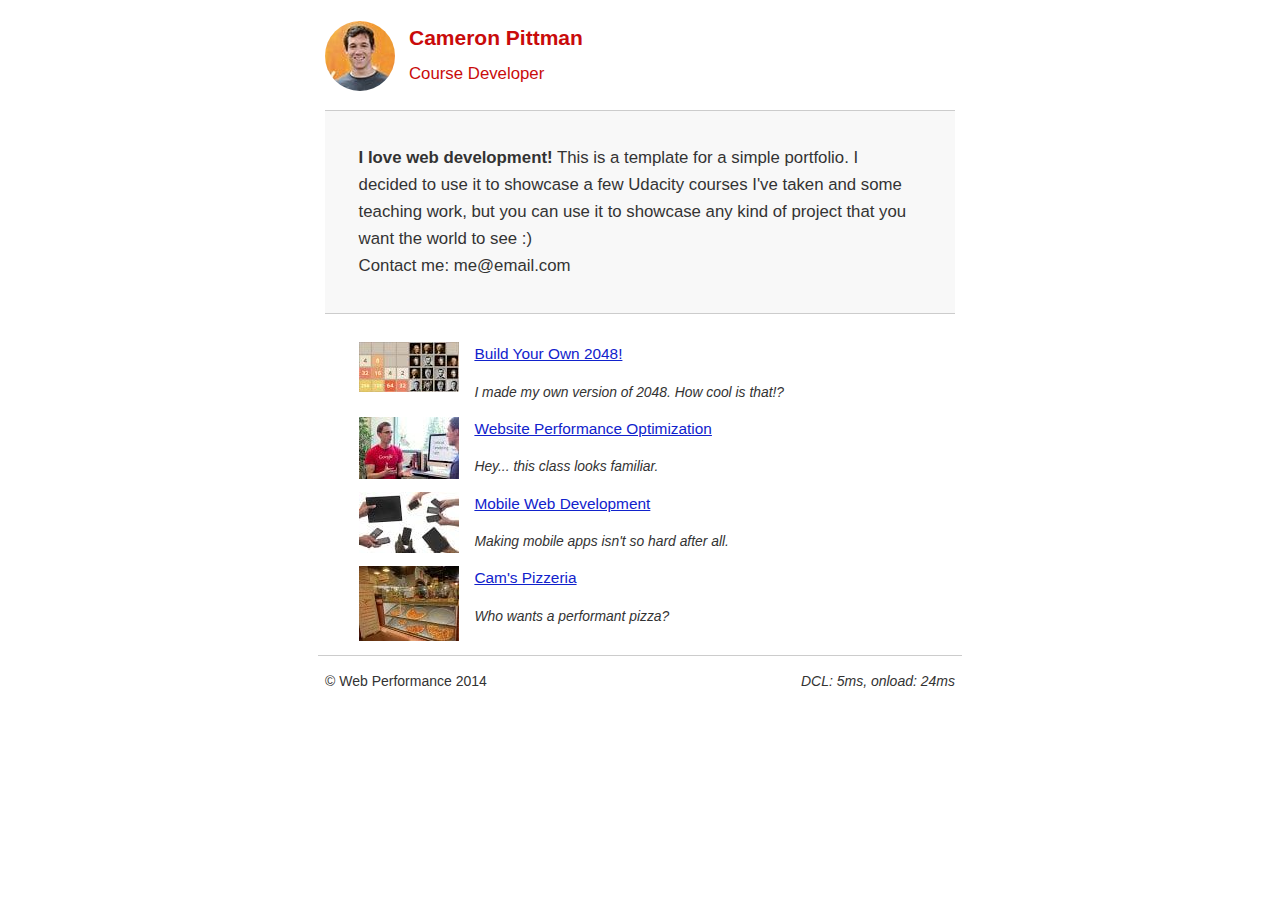
<file: index.html>
<!DOCTYPE html>
<html lang="en">
  <head>
    <meta charset="utf-8">
    <meta name="viewport" content="width=device-width, initial-scale=1">
    <meta name="description" content=" FILL ME IN ">
    <meta name="author" content=" FILL ME IN ">
    <title>Cameron Pittman: Portfolio</title>

    <!-- <link href="css/style.css" rel="stylesheet"> -->
    <link href="css/print.css" rel="stylesheet" media = "print">

    <script>
      (function(w,g){w['GoogleAnalyticsObject']=g;
      w[g]=w[g]||function(){(w[g].q=w[g].q||[]).push(arguments)};w[g].l=1*new Date();})(window,'ga');

      // Optional TODO: replace with your Google Analytics profile ID.
      ga('create', 'UA-XXXX-Y');
      ga('send', 'pageview');
    </script>
    <script async src="http://www.google-analytics.com/analytics.js"></script>
    <script async src="js/perfmatters.js"></script>
    <style>
      .hero,footer{border-top:1px solid #ccc}.desc,footer span{font-style:italic}html{font-size:100%;overflow-y:scroll;-webkit-tap-highlight-color:transparent;-ms-text-size-adjust:100%;-webkit-text-size-adjust:none}body{margin:0;font-size:14px;line-height:1.61;font-weight:400;background:#fff}.title,b,strong{font-weight:700}body,button,input,select,textarea{font-family:'Open Sans',sans-serif;color:#333}a{color:#12C}a:visited{color:#61C}a:focus{outline:dotted thin}a:active,a:hover{color:#c00;outline:0}code,pre{font-family:monospace,monospace;font-size:1em}ol,ul{margin:1em 0;padding:0 0 0 20px}img{border:0;max-width:100%}.container,footer,header{max-width:45em;margin:0 auto}header{padding:0 .5em;color:#C90B0B}.prof{border-radius:40px;float:left}.title{font-size:1.5em;padding-left:4em}.subtitle{font-size:.8em;font-weight:400}.hero{padding:2em;background-color:#f8f8f8;font-size:1.2em;border-bottom:1px solid #ccc}.content{padding:1em}.content li{list-style-type:none;font-size:1.1em}.thumbnail{float:left;padding-right:1em}.desc{font-size:.9em}footer{padding:0 .5em}footer span{float:right}@media only screen and (max-width:480px){body{font-size:12px}header p{padding-left:4.5em}}
    </style>



  </head>

  <body>
    <header>
      <a href="/"><img class="prof" src="img/profilepic.jpg"></a>
      <p class = "title">Cameron Pittman<br><span class = "subtitle">Course Developer</span></p>
    </header>

    <div class="container">
      <div class="hero">
        <strong>I love web development!</strong> This is a template for a simple portfolio. I decided to use it to showcase a few Udacity courses I've taken and some teaching work, but you can use it to showcase any kind of project that you want the world to see :) <br> Contact me: me@email.com
      </div>

      <div class="content">
        <ul>
          <li>
            <img class = "thumbnail" src="img/2048thumbnail.jpg">
            <a href="project-2048.html">Build Your Own 2048!</a>
            <p class="desc">I made my own version of 2048. How cool is that!?</p>
          </li>

          <li>
            <img class = "thumbnail" src="img/optimize.jpg">
            <a href="project-webperf.html">Website Performance Optimization</a>
            <p class="desc">Hey... this class looks familiar.</p>
          </li>

          <li>
            <img class = "thumbnail" src="img/webdevel.jpg">
            <a href="project-mobile.html">Mobile Web Development</a>
            <p class="desc">Making mobile apps isn't so hard after all.</p>
          </li>

          <li>
            <img class = "thumbnail" style="width: 100px;" src="img/pizzeria.jpg">
            <a href="views/pizza.html">Cam's Pizzeria</a>
            <p class="desc">Who wants a performant pizza?</p>
          </li>
        </ul>
      </div>
    </div>
    <footer>
      <p>&copy; Web Performance 2014 <span id="crp-stats"></span></p>
    </footer>


  </body>
</html>
</file>
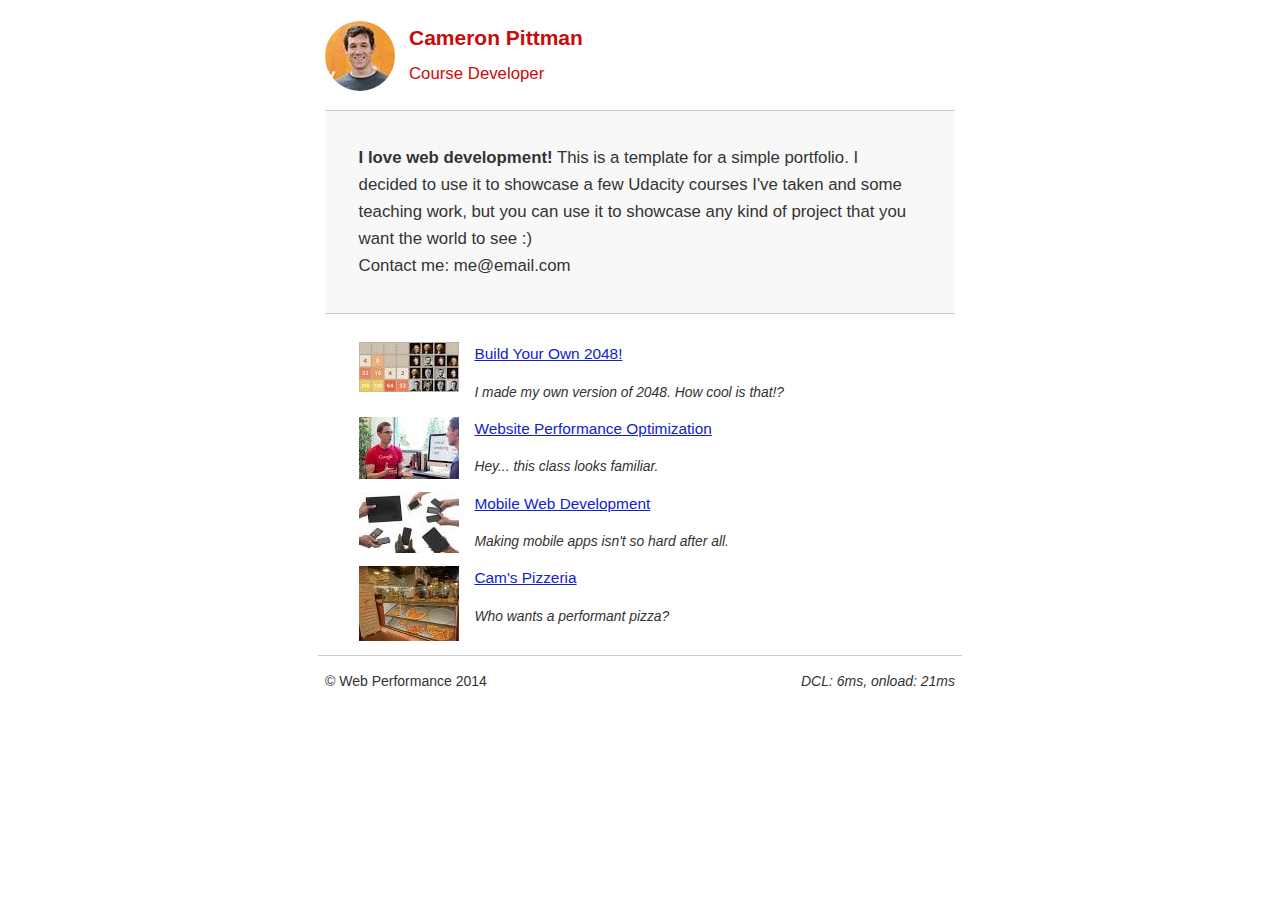
<file: index.min.html>
<!DOCTYPE html><html lang="en"> <head> <meta charset="utf-8"> <meta name="viewport" content="width=device-width, initial-scale=1"> <meta name="description" content=" FILL ME IN "> <meta name="author" content=" FILL ME IN "> <title>Cameron Pittman: Portfolio</title> <link href="css/print.css" rel="stylesheet" media="print"> <script>(function(w,g){w['GoogleAnalyticsObject']=g; w[g]=w[g]||function(){(w[g].q=w[g].q||[]).push(arguments)};w[g].l=1*new Date();})(window,'ga'); // Optional TODO: replace with your Google Analytics profile ID. ga('create', 'UA-XXXX-Y'); ga('send', 'pageview'); </script> <script async src="http://www.google-analytics.com/analytics.js"></script> <script async src="js/perfmatters.js"></script> <style>.hero,footer{border-top:1px solid #ccc}.desc,footer span{font-style:italic}html{font-size:100%;overflow-y:scroll;-webkit-tap-highlight-color:transparent;-ms-text-size-adjust:100%;-webkit-text-size-adjust:none}body{margin:0;font-size:14px;line-height:1.61;font-weight:400;background:#fff}.title,b,strong{font-weight:700}body,button,input,select,textarea{font-family:'Open Sans',sans-serif;color:#333}a{color:#12C}a:visited{color:#61C}a:focus{outline:dotted thin}a:active,a:hover{color:#c00;outline:0}code,pre{font-family:monospace,monospace;font-size:1em}ol,ul{margin:1em 0;padding:0 0 0 20px}img{border:0;max-width:100%}.container,footer,header{max-width:45em;margin:0 auto}header{padding:0 .5em;color:#C90B0B}.prof{border-radius:40px;float:left}.title{font-size:1.5em;padding-left:4em}.subtitle{font-size:.8em;font-weight:400}.hero{padding:2em;background-color:#f8f8f8;font-size:1.2em;border-bottom:1px solid #ccc}.content{padding:1em}.content li{list-style-type:none;font-size:1.1em}.thumbnail{float:left;padding-right:1em}.desc{font-size:.9em}footer{padding:0 .5em}footer span{float:right}@media only screen and (max-width:480px){body{font-size:12px}header p{padding-left:4.5em}}</style> </head> <body> <header> <a href="/"><img class="prof" src="img/profilepic.jpg"></a> <p class="title">Cameron Pittman<br><span class="subtitle">Course Developer</span></p></header> <div class="container"> <div class="hero"> <strong>I love web development!</strong> This is a template for a simple portfolio. I decided to use it to showcase a few Udacity courses I've taken and some teaching work, but you can use it to showcase any kind of project that you want the world to see :) <br>Contact me: me@email.com </div><div class="content"> <ul> <li> <img class="thumbnail" src="img/2048thumbnail.jpg"> <a href="project-2048.html">Build Your Own 2048!</a> <p class="desc">I made my own version of 2048. How cool is that!?</p></li><li> <img class="thumbnail" src="img/optimize.jpg"> <a href="project-webperf.html">Website Performance Optimization</a> <p class="desc">Hey... this class looks familiar.</p></li><li> <img class="thumbnail" src="img/webdevel.jpg"> <a href="project-mobile.html">Mobile Web Development</a> <p class="desc">Making mobile apps isn't so hard after all.</p></li><li> <img class="thumbnail" style="width: 100px;" src="img/pizzeria.jpg"> <a href="views/pizza.html">Cam's Pizzeria</a> <p class="desc">Who wants a performant pizza?</p></li></ul> </div></div><footer> <p>&copy; Web Performance 2014 <span id="crp-stats"></span></p></footer> </body></html>
</file>
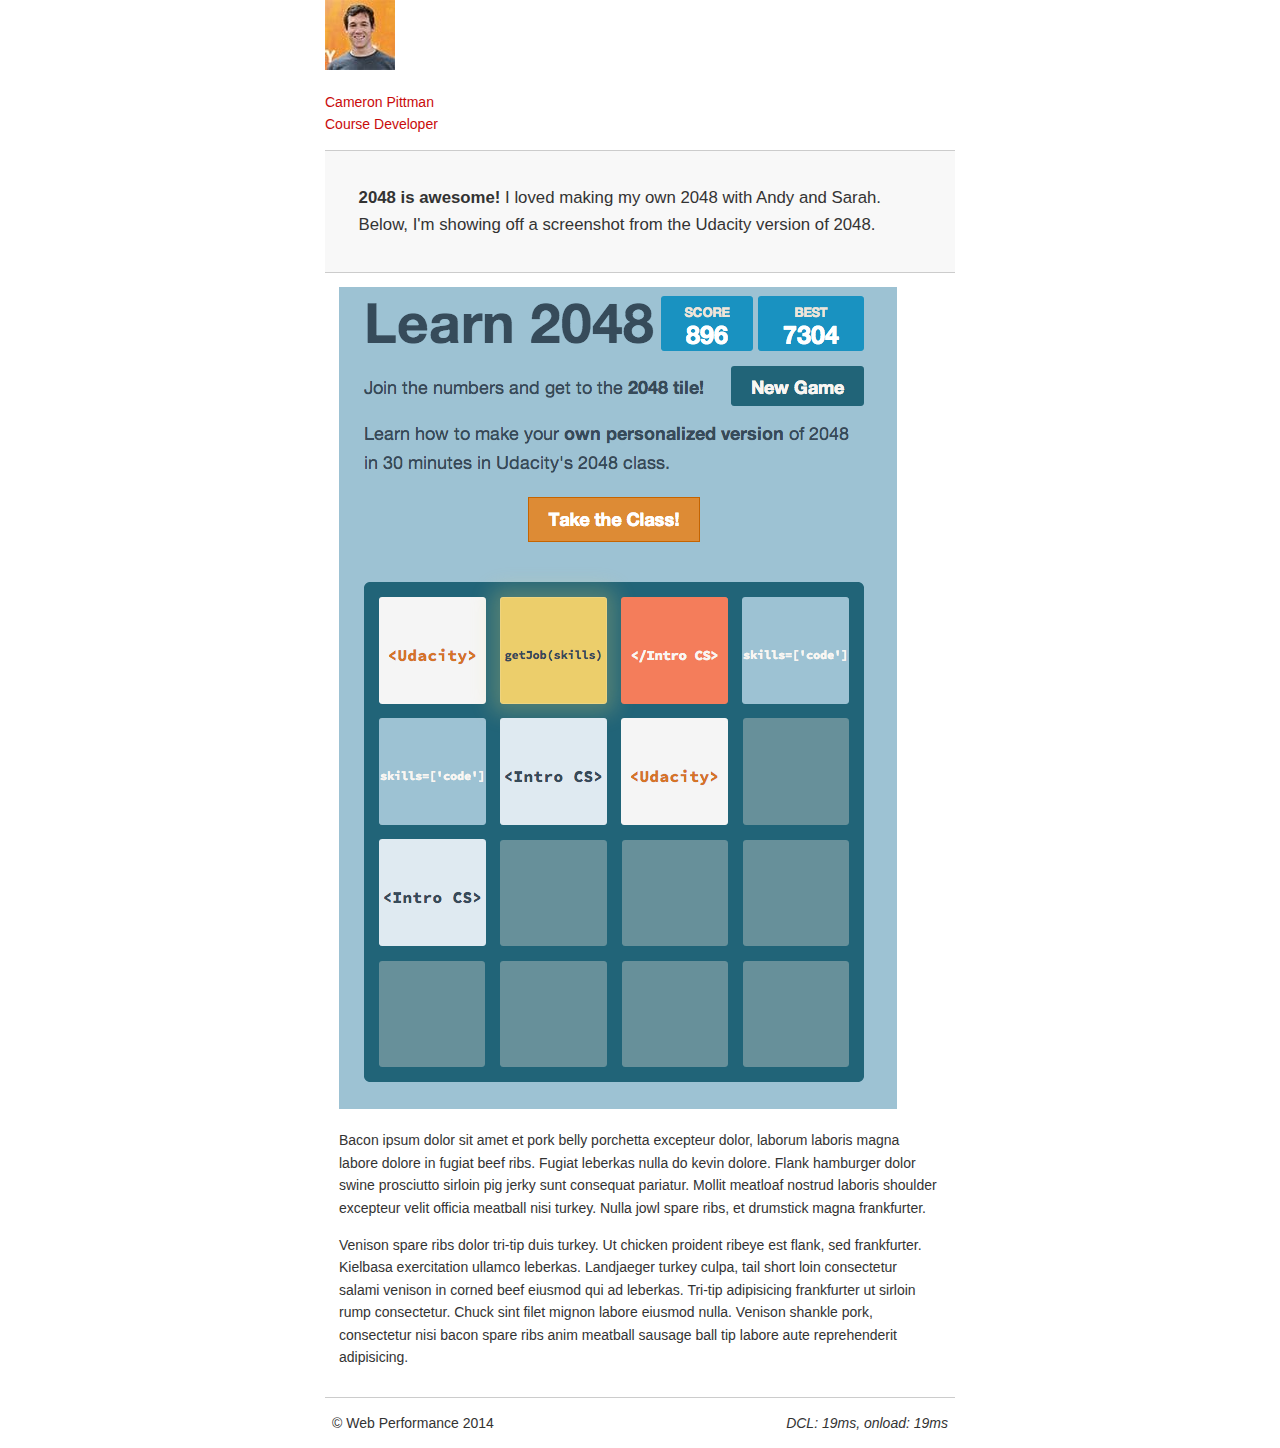
<file: project-2048.html>
<!DOCTYPE html>
<html lang="en">
  <head>
    <meta charset="utf-8">
    <meta name="viewport" content="width=device-width, initial-scale=1">
    <meta name="description" content=" FILL ME IN ">
    <meta name="author" content=" FILL ME IN ">
    <title>Cameron Pittman: Portfolio</title>

    <!-- Hmm, what is the impact of web fonts on speed? Measure it... -->
    <!-- <link href="//fonts.googleapis.com/css?family=Open+Sans:400,700" rel="stylesheet"> -->

    <link href="css/style.css" rel="stylesheet">
    <link href="css/print.css" rel="stylesheet">

    <script>
      (function(w,g){w['GoogleAnalyticsObject']=g;
      w[g]=w[g]||function(){(w[g].q=w[g].q||[]).push(arguments)};w[g].l=1*new Date();})(window,'ga');

      // Optional TODO: replace with your Google Analytics profile ID.
      ga('create', 'UA-XXXX-Y');
      ga('send', 'pageview');
    </script>
    <script src="//www.google-analytics.com/analytics.js"></script>
    <script src="js/perfmatters.js"></script>
  </head>

  <body>
    <header>
      <a href="/"><img src="img/profilepic.jpg"></a>
      <p>Cameron Pittman<br><span>Course Developer</span></p>
    </header>

    <div class="container">
      <div class="hero">
        <strong>2048 is awesome!</strong> I loved making my own 2048 with Andy and Sarah. Below, I'm showing off a screenshot from the Udacity version of 2048.
      </div>

      <div class="content">

        <img class="img-responsive" src="img/2048.png">

        <p>Bacon ipsum dolor sit amet et pork belly porchetta excepteur dolor, laborum laboris magna labore dolore in fugiat beef ribs. Fugiat leberkas nulla do kevin dolore. Flank hamburger dolor swine prosciutto sirloin pig jerky sunt consequat pariatur. Mollit meatloaf nostrud laboris shoulder excepteur velit officia meatball nisi turkey. Nulla jowl spare ribs, et drumstick magna frankfurter.</p>

        <p>Venison spare ribs dolor tri-tip duis turkey. Ut chicken proident ribeye est flank, sed frankfurter. Kielbasa exercitation ullamco leberkas. Landjaeger turkey culpa, tail short loin consectetur salami venison in corned beef eiusmod qui ad leberkas. Tri-tip adipisicing frankfurter ut sirloin rump consectetur. Chuck sint filet mignon labore eiusmod nulla. Venison shankle pork, consectetur nisi bacon spare ribs anim meatball sausage ball tip labore aute reprehenderit adipisicing.</p>

    </div>

    <footer>
      <p>&copy; Web Performance 2014 <span id="crp-stats"></span></p>
    </footer>
  </body>
</html>
</file>
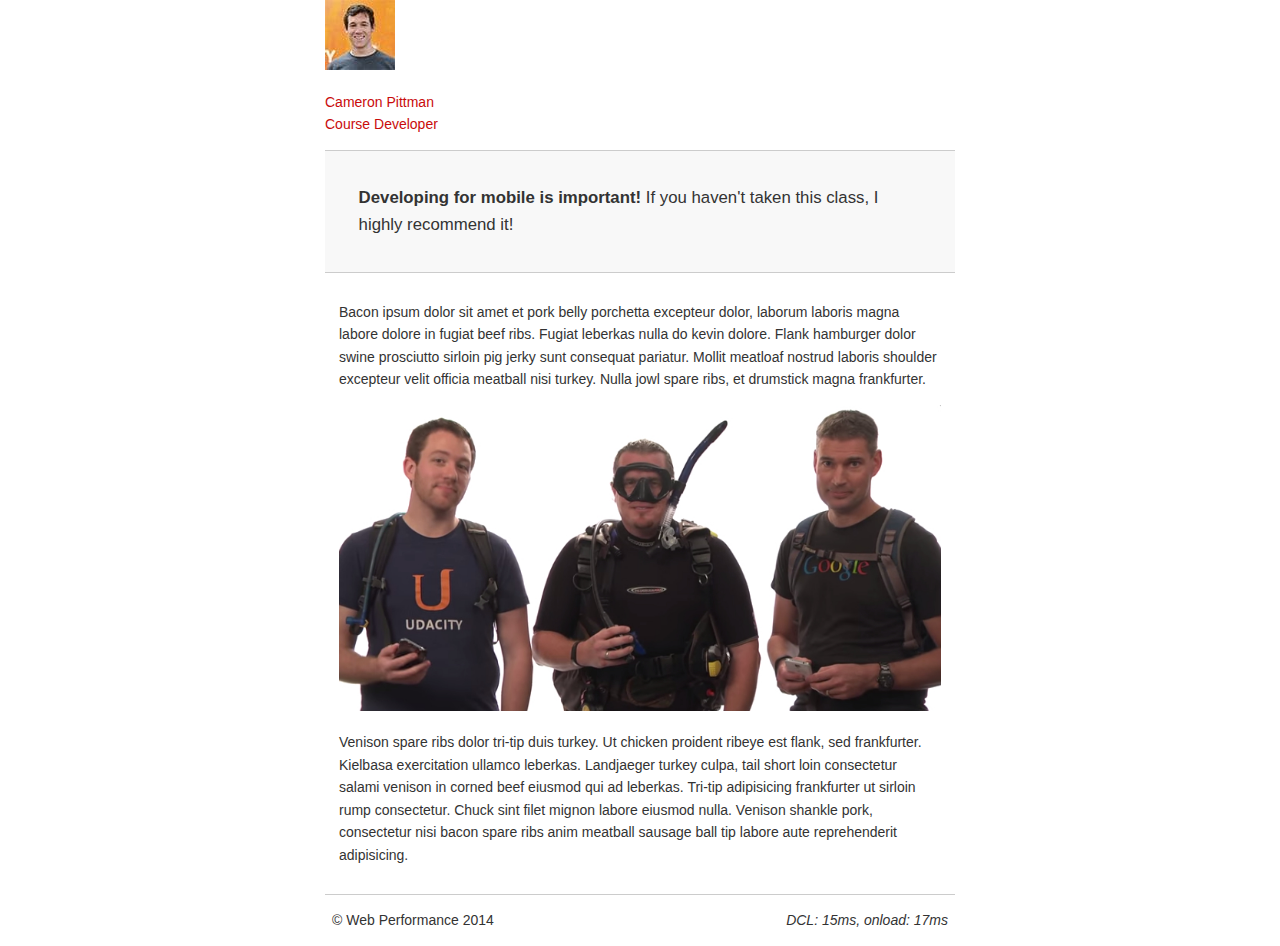
<file: project-mobile.html>
<!DOCTYPE html>
<html lang="en">
  <head>
    <meta charset="utf-8">
    <meta name="viewport" content="width=device-width, initial-scale=1">
    <meta name="description" content=" FILL ME IN ">
    <meta name="author" content=" FILL ME IN ">
    <title>Cameron Pitman: Portfolio</title>

    <!-- Hmm, what is the impact of web fonts on speed? Measure it... -->
    <!-- <link href="//fonts.googleapis.com/css?family=Open+Sans:400,700" rel="stylesheet"> -->

    <link href="css/style.css" rel="stylesheet">
    <link href="css/print.css" rel="stylesheet">

    <script>
      (function(w,g){w['GoogleAnalyticsObject']=g;
      w[g]=w[g]||function(){(w[g].q=w[g].q||[]).push(arguments)};w[g].l=1*new Date();})(window,'ga');

      // Optional TODO: replace with your Google Analytics profile ID.
      ga('create', 'UA-XXXX-Y');
      ga('send', 'pageview');
    </script>
    <script src="http://www.google-analytics.com/analytics.js"></script>
    <script async src="js/perfmatters.js"></script>
  </head>

  <body>
    <header>
      <a href="/"><img src="img/profilepic.jpg"></a>
      <p>Cameron Pittman<br><span>Course Developer</span></p>
    </header>

    <div class="container">
      <div class="hero">
        <strong>Developing for mobile is important!</strong> If you haven't taken this class, I highly recommend it!
      </div>

      <div class="content">

        <p>Bacon ipsum dolor sit amet et pork belly porchetta excepteur dolor, laborum laboris magna labore dolore in fugiat beef ribs. Fugiat leberkas nulla do kevin dolore. Flank hamburger dolor swine prosciutto sirloin pig jerky sunt consequat pariatur. Mollit meatloaf nostrud laboris shoulder excepteur velit officia meatball nisi turkey. Nulla jowl spare ribs, et drumstick magna frankfurter.</p>

        <img src="img/mobilewebdev.jpg">

        <p>Venison spare ribs dolor tri-tip duis turkey. Ut chicken proident ribeye est flank, sed frankfurter. Kielbasa exercitation ullamco leberkas. Landjaeger turkey culpa, tail short loin consectetur salami venison in corned beef eiusmod qui ad leberkas. Tri-tip adipisicing frankfurter ut sirloin rump consectetur. Chuck sint filet mignon labore eiusmod nulla. Venison shankle pork, consectetur nisi bacon spare ribs anim meatball sausage ball tip labore aute reprehenderit adipisicing.</p>

    </div>

    <footer>
      <p>&copy; Web Performance 2014 <span id="crp-stats"></span></p>
    </footer>
  </body>
</html>
</file>
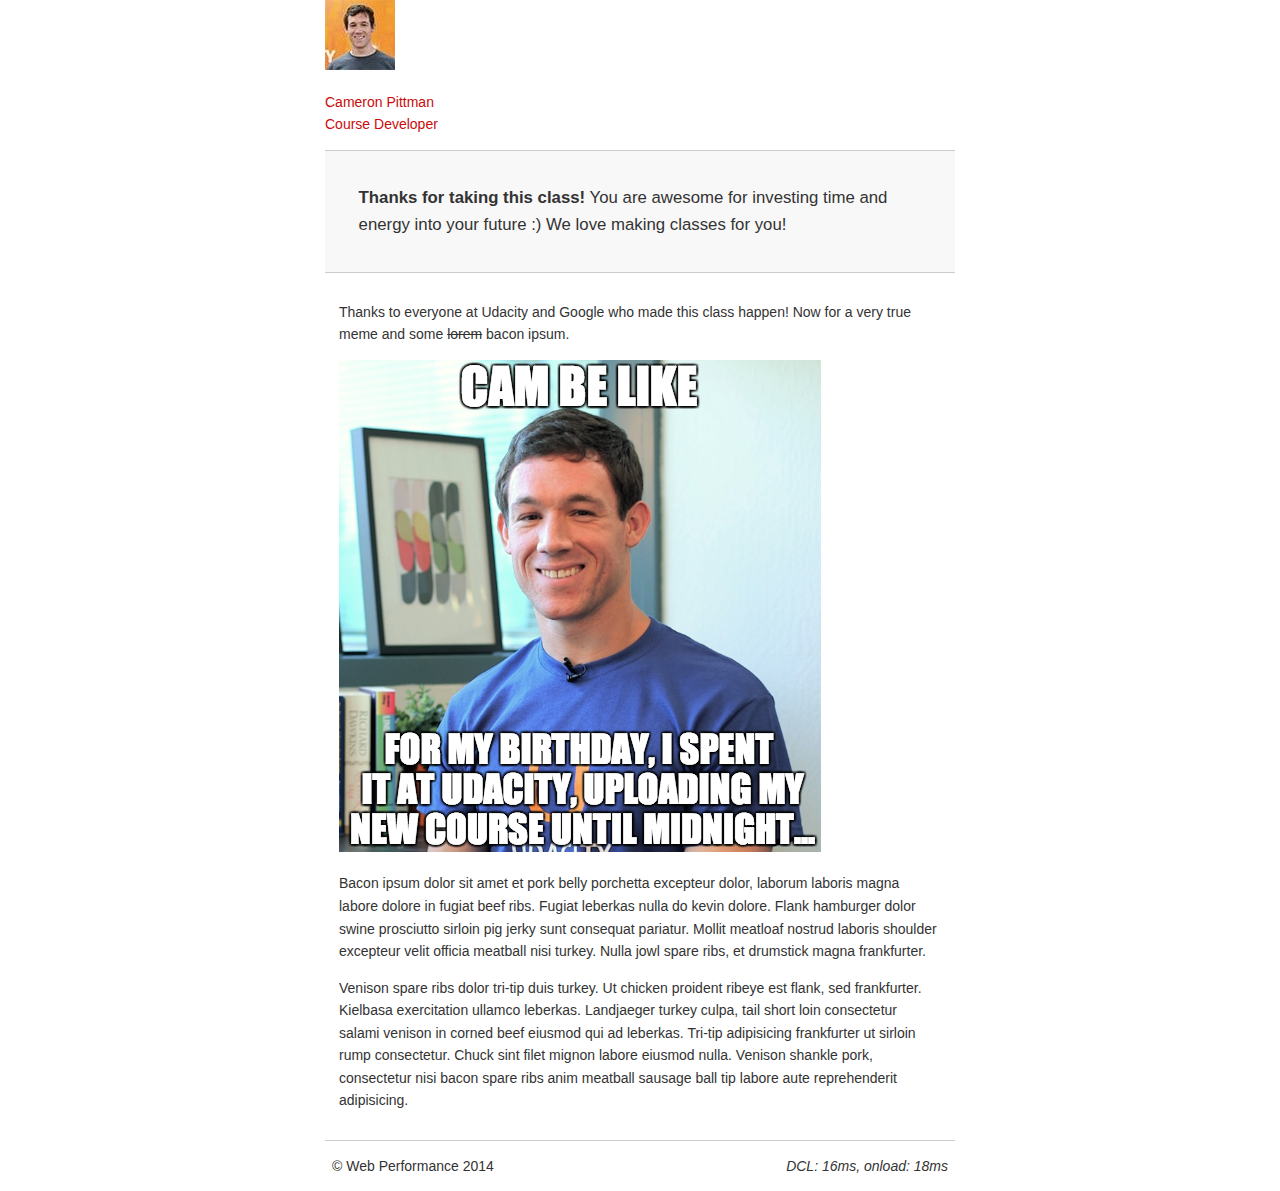
<file: project-webperf.html>
<!DOCTYPE html>
<html lang="en">
  <head>
    <meta charset="utf-8">
    <meta name="viewport" content="width=device-width, initial-scale=1">
    <meta name="description" content=" FILL ME IN ">
    <meta name="author" content=" FILL ME IN ">
    <title>Cameron Pittman: Portfolio</title>

    <!-- Hmm, what is the impact of web fonts on speed? Measure it... -->
    <!-- <link href="//fonts.googleapis.com/css?family=Open+Sans:400,700" rel="stylesheet"> -->

    <link href="css/style.css" rel="stylesheet">
    <link href="css/print.css" rel="stylesheet">

    <script>
      (function(w,g){w['GoogleAnalyticsObject']=g;
      w[g]=w[g]||function(){(w[g].q=w[g].q||[]).push(arguments)};w[g].l=1*new Date();})(window,'ga');

      // Optional TODO: replace with your Google Analytics profile ID.
      ga('create', 'UA-XXXX-Y');
      ga('send', 'pageview');
    </script>
    <script src="http://www.google-analytics.com/analytics.js"></script>
    <script async src="js/perfmatters.js"></script>
  </head>

  <body>
    <header>
      <a href="/"><img src="img/profilepic.jpg"></a>
      <p>Cameron Pittman<br><span>Course Developer</span></p>
    </header>

    <div class="container">
      <div class="hero">
        <strong>Thanks for taking this class!</strong> You are awesome for investing time and energy into your future :) We love making classes for you!
      </div>

      <div class="content">

        <p>Thanks to everyone at Udacity and Google who made this class happen! Now for a very true meme and some <strike>lorem</strike> bacon ipsum.</p>

        <img src="img/cam_be_like.jpg">

        <p>Bacon ipsum dolor sit amet et pork belly porchetta excepteur dolor, laborum laboris magna labore dolore in fugiat beef ribs. Fugiat leberkas nulla do kevin dolore. Flank hamburger dolor swine prosciutto sirloin pig jerky sunt consequat pariatur. Mollit meatloaf nostrud laboris shoulder excepteur velit officia meatball nisi turkey. Nulla jowl spare ribs, et drumstick magna frankfurter.</p>

        <p>Venison spare ribs dolor tri-tip duis turkey. Ut chicken proident ribeye est flank, sed frankfurter. Kielbasa exercitation ullamco leberkas. Landjaeger turkey culpa, tail short loin consectetur salami venison in corned beef eiusmod qui ad leberkas. Tri-tip adipisicing frankfurter ut sirloin rump consectetur. Chuck sint filet mignon labore eiusmod nulla. Venison shankle pork, consectetur nisi bacon spare ribs anim meatball sausage ball tip labore aute reprehenderit adipisicing.</p>

    </div>

    <footer>
      <p>&copy; Web Performance 2014 <span id="crp-stats"></span></p>
    </footer>
  </body>
</html>
</file>
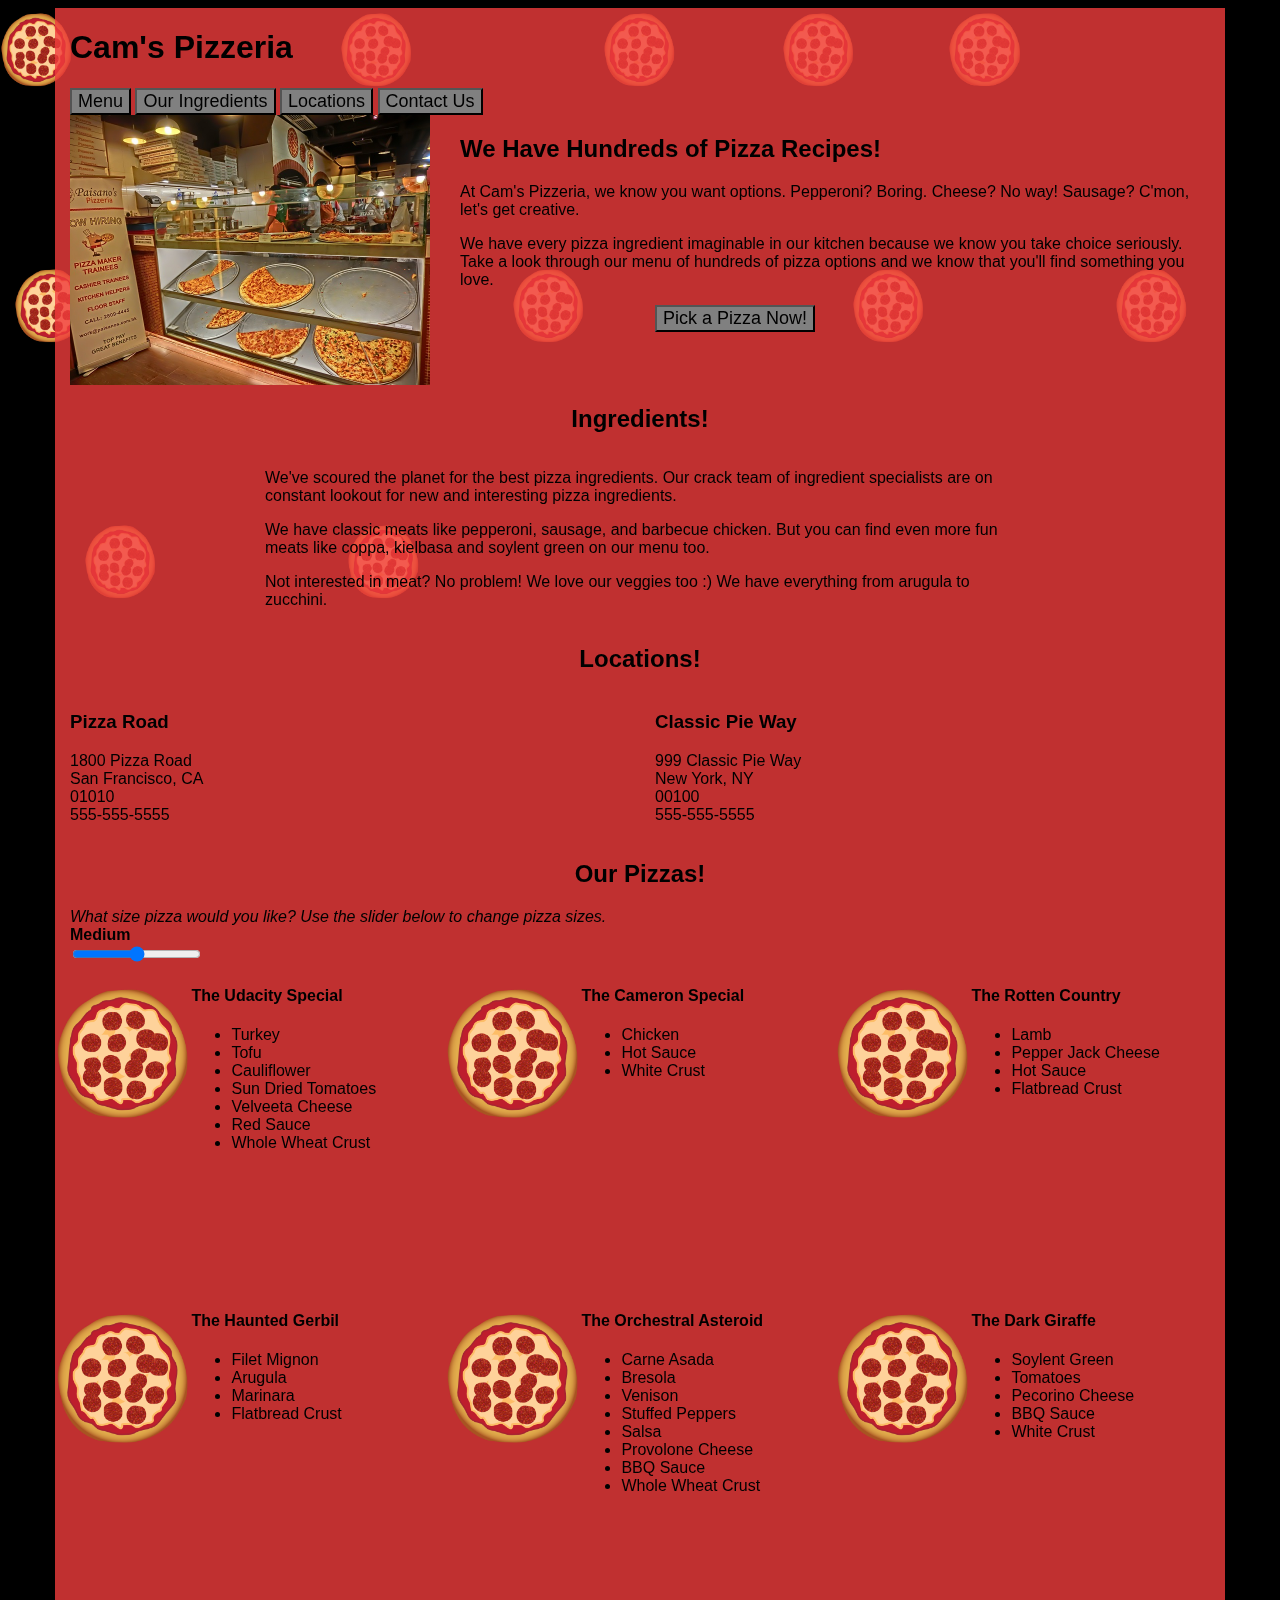
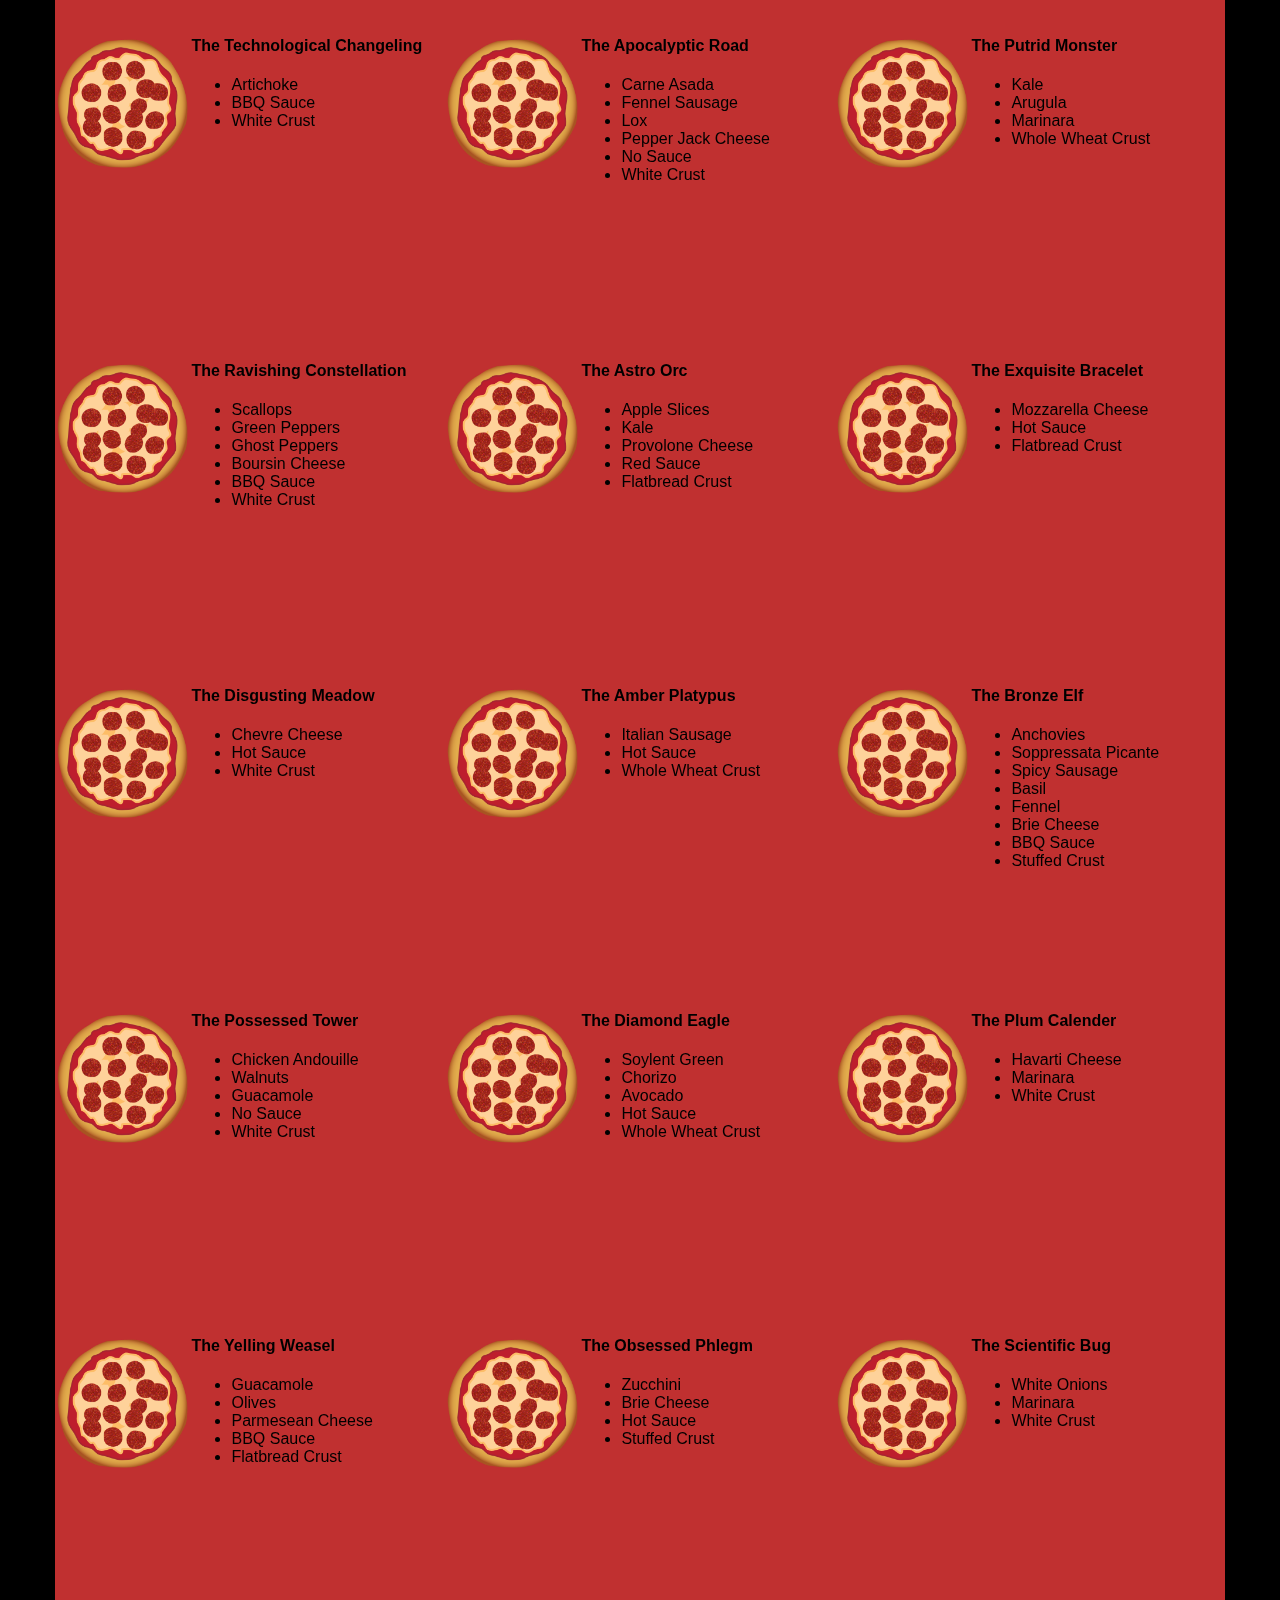
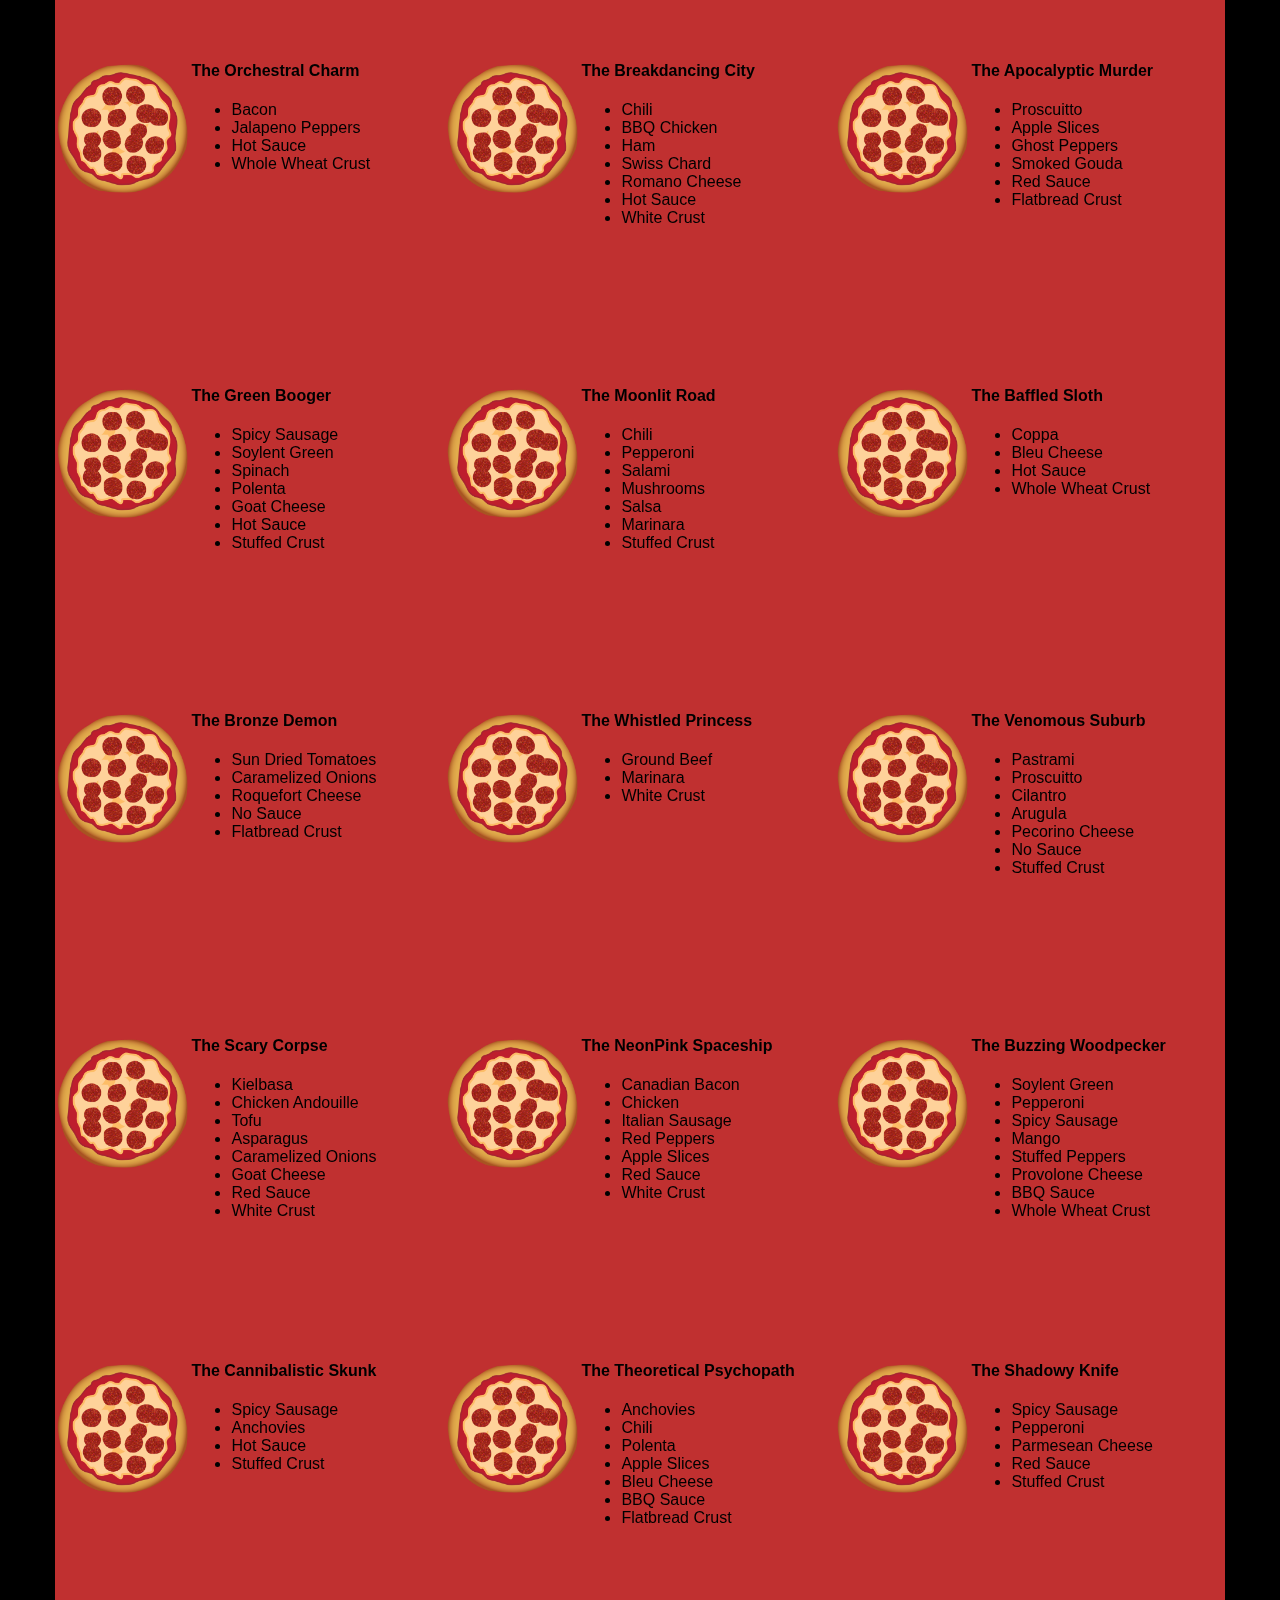
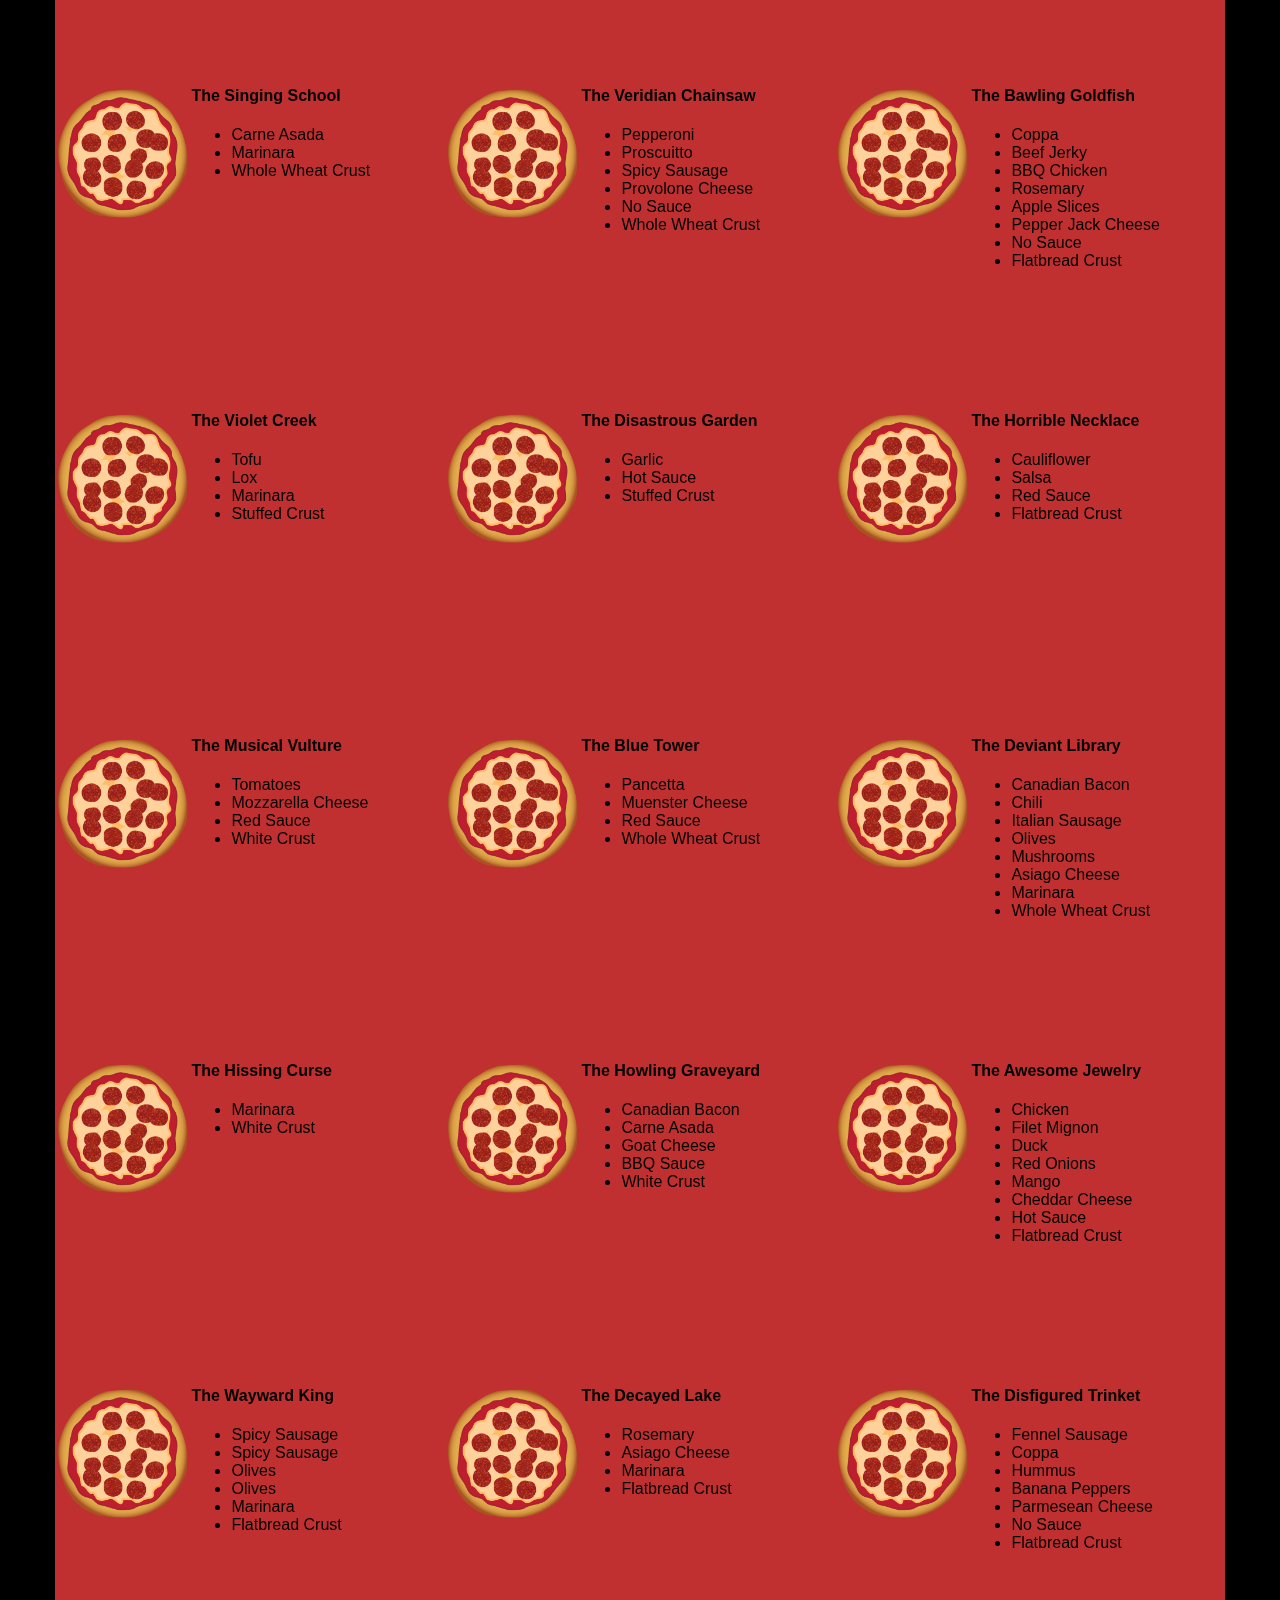
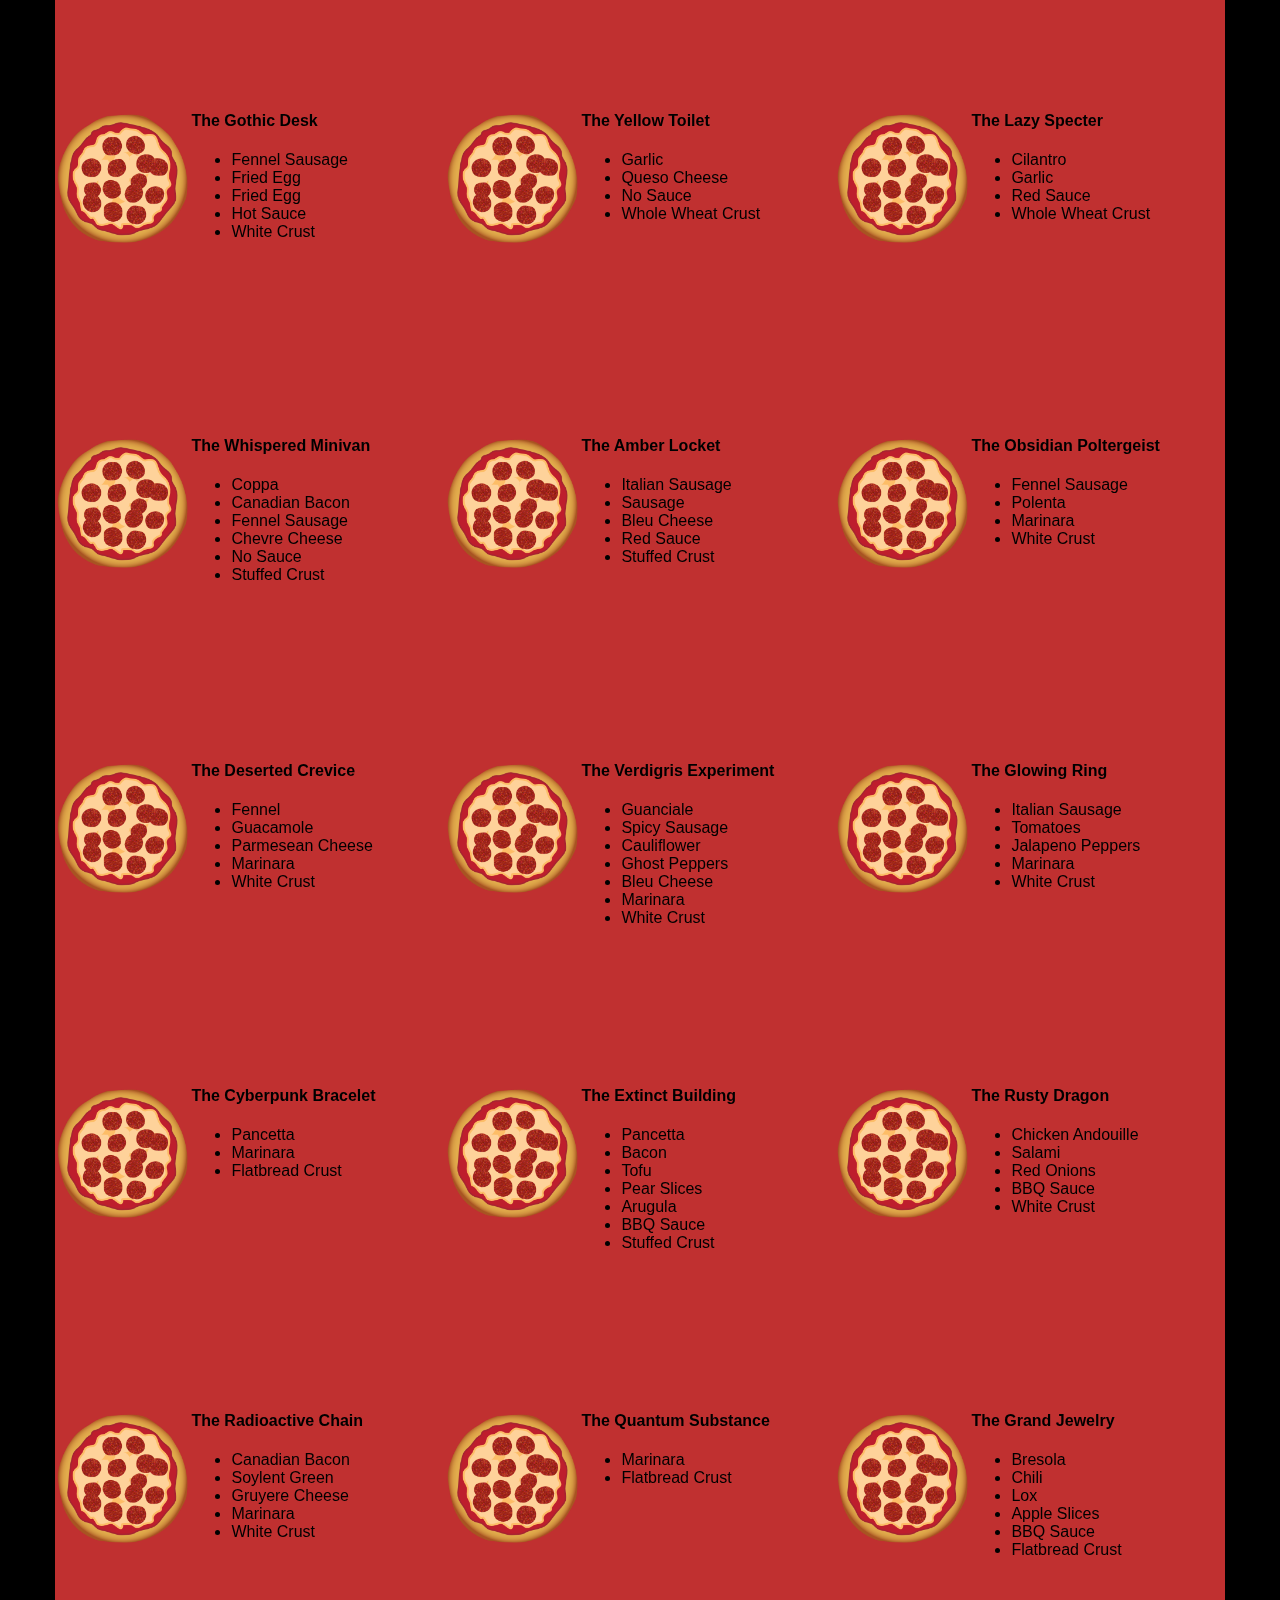
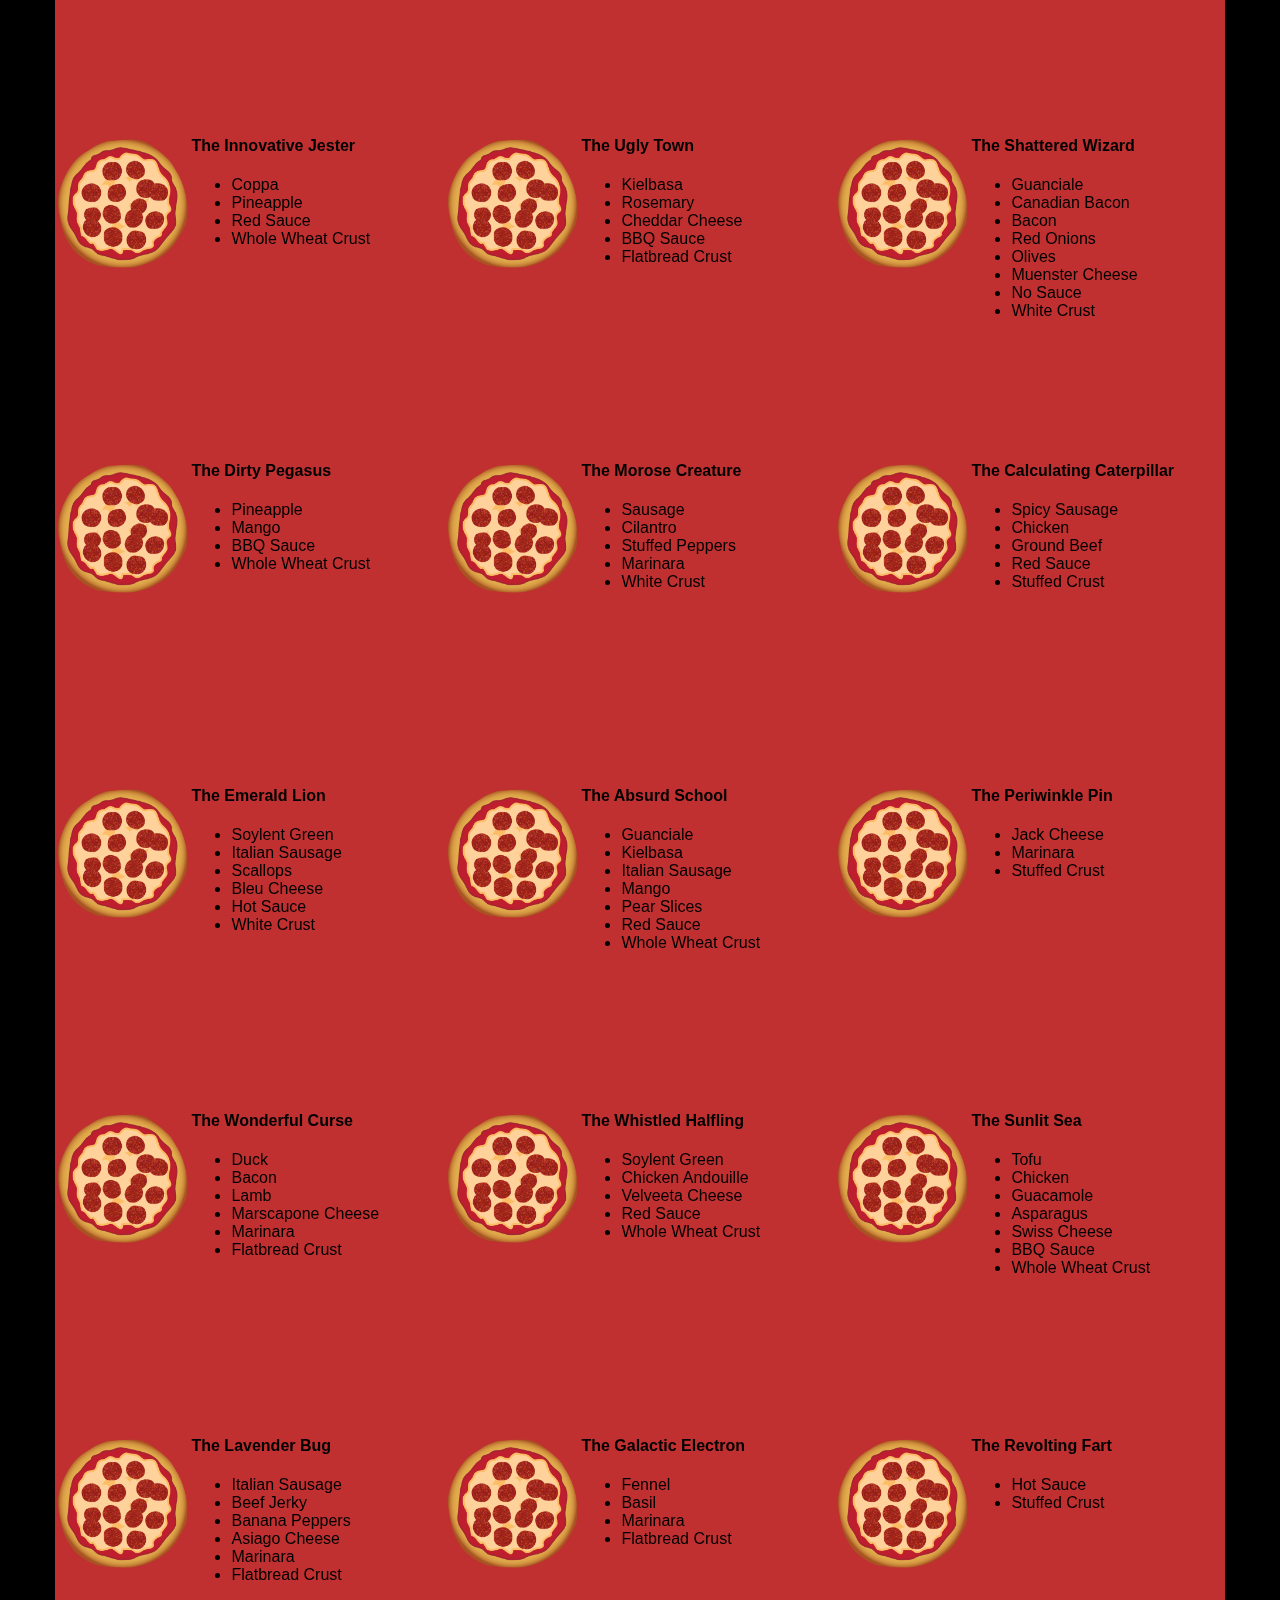
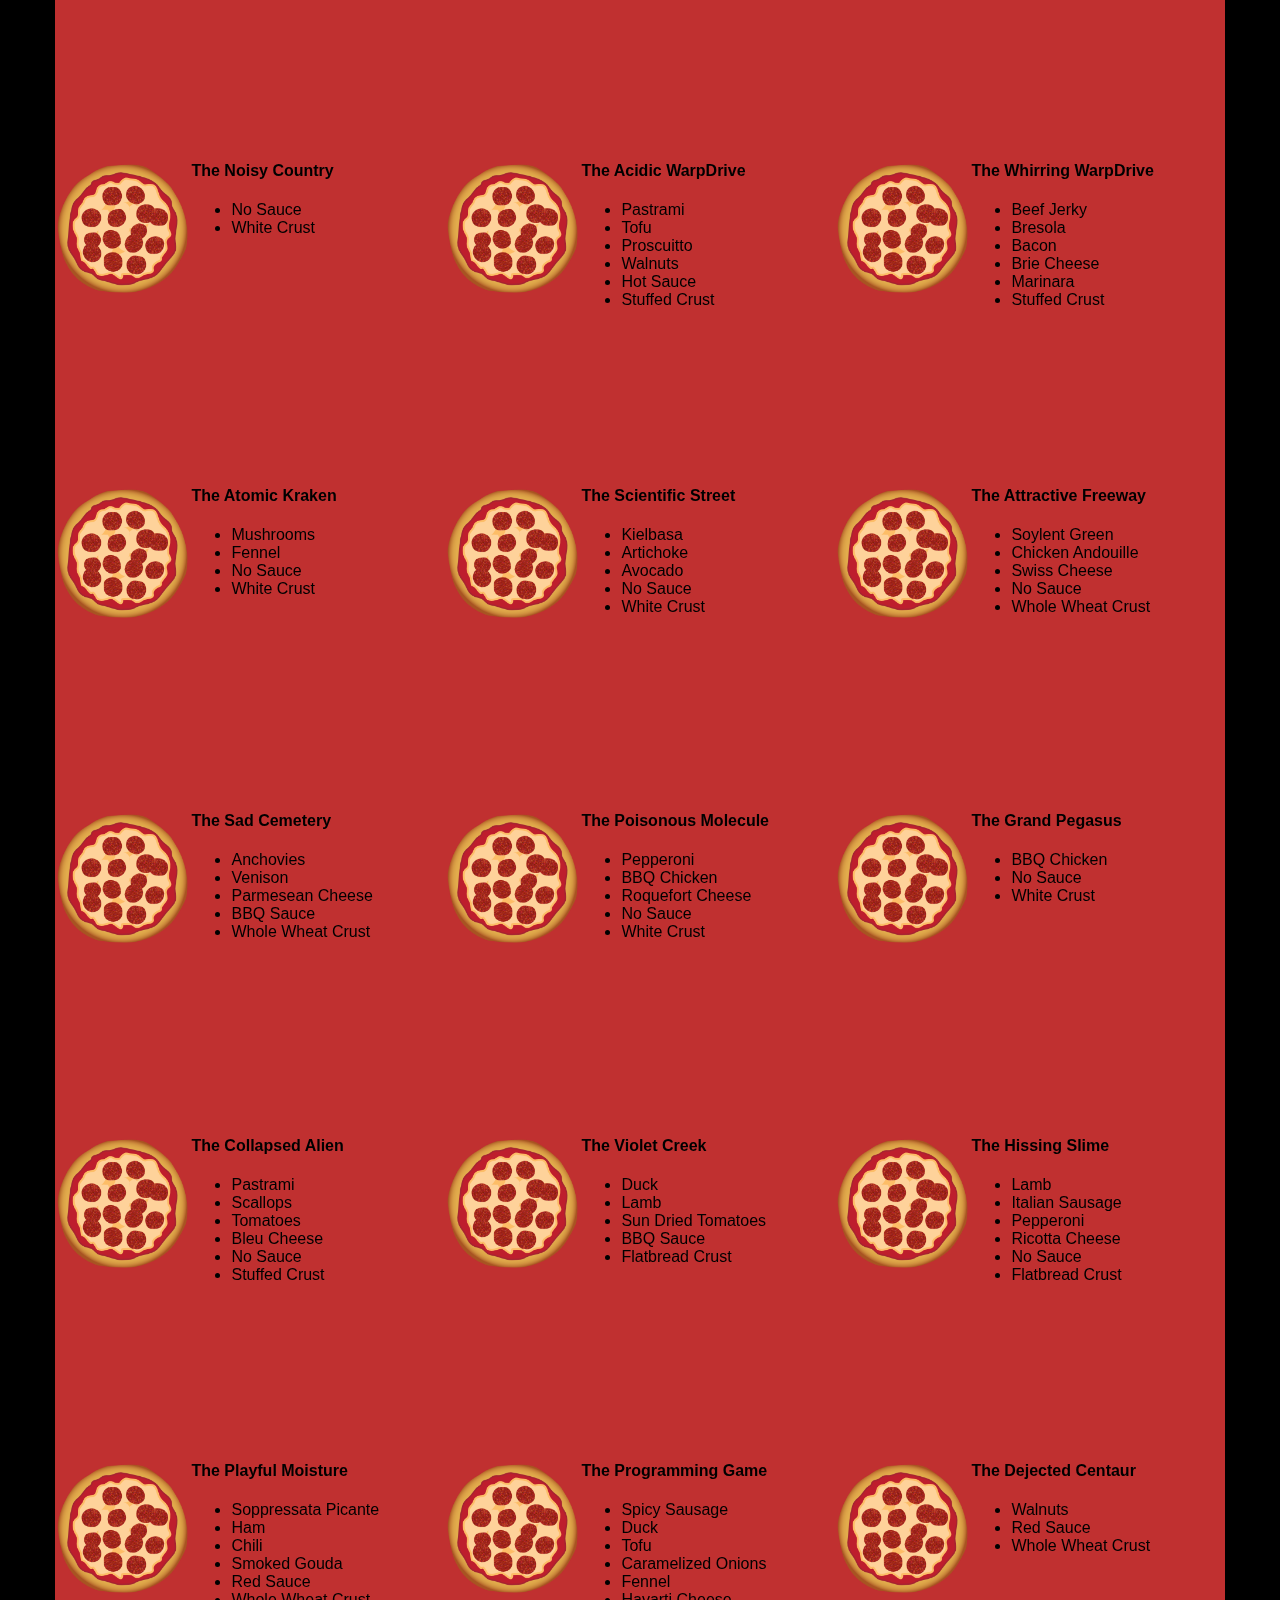
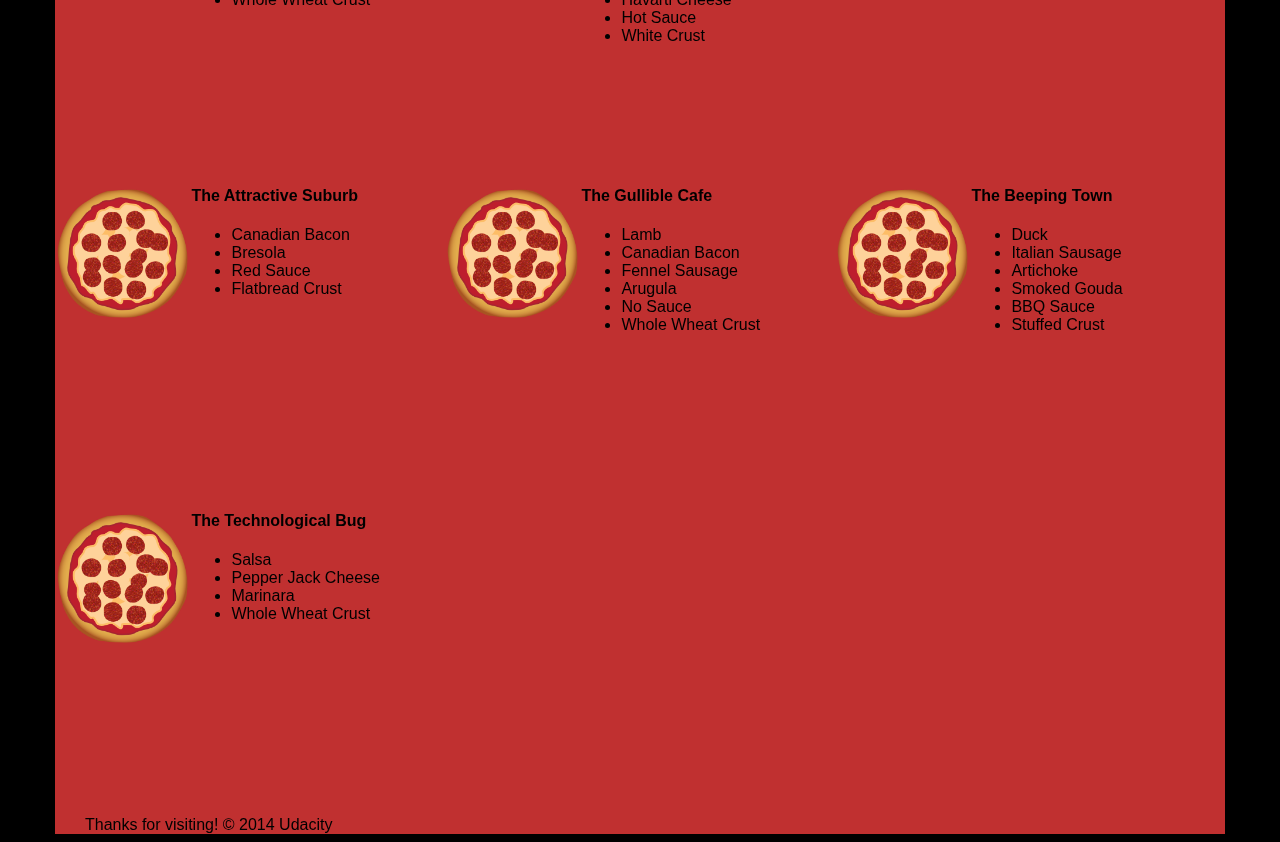
<file: views/pizza.html>
<!DOCTYPE HTML>
<html>
<head>
  <link rel="stylesheet" href="css/style.css">
  <link rel="stylesheet" href="css/bootstrap-grid.css">
</head>

<body>
  <div class="container">
    <div id="header" class="row">
      <div class="col-md-6">
        <div class="row">
          <div class="col-md-12">
            <h1>Cam's Pizzeria</h1>
            <div class="row">
              <div id="menu" class="col-md-12">
                <form action="#randomPizzas">
                  <input type="submit" value="Menu">
                </form>
                <form action="#ingredients">
                  <input type="submit" value="Our Ingredients">
                </form>
                <form action="#locations">
                  <input type="submit" value="Locations">
                </form>
                <form action="#" onsubmit="alert('Thanks for clicking! This button doesn\'t do anything because this is a fake pizzeria :\)')">
                  <input type="submit" value="Contact Us">
                </form>
              </div>
            </div>
          </div>
        </div>
      </div>
      <div id="movingPizzas1" class="col-md-6">
      </div>
    </div>
    <div id="callToAction" class="row">
      <div class="col-md-4">
        <img src="images/pizzeria.jpg" class="img-responsive"> <!-- Image credit to: http://commons.wikimedia.org/wiki/File:HK_TST_night_%E5%98%89%E8%98%AD%E9%81%93_Granville_Road_restaurant_Paisano's_Pizzeria_pizza_Dec-2013.JPG -->
      </div>
      <div class="col-md-8">
        <div class="row">
          <div class="col-md-12">
            <h2>We Have Hundreds of Pizza Recipes!</h2>
            <p>At Cam's Pizzeria, we know you want options. Pepperoni? Boring. Cheese? No way! Sausage? C'mon, let's get creative.</p>

            <p>We have every pizza ingredient imaginable in our kitchen because we know you take choice seriously. Take a look through our menu of hundreds of pizza options and we know that you'll find something you love.</p>
          </div>
        </div>
        <div class="row">
          <div class="col-md-6 col-md-push-3">
            <form action="#randomPizzas">
              <input type="submit" value="Pick a Pizza Now!">
            </form>
          </div>
        </div>
      </div>
    </div>
    <div id="ingredients" class="row">
      <div class="col-md-8 col-md-push-2">
        <div class="row">
          <div class="col-md-12 centered">
            <h2>Ingredients!</h2>
          </div>
        </div>
        <div class="row">
          <div class="col-md-12">
            <p>We've scoured the planet for the best pizza ingredients. Our crack team of ingredient specialists are on constant lookout for new and interesting pizza ingredients.</p>

            <p>We have classic meats like pepperoni, sausage, and barbecue chicken. But you can find even more fun meats like coppa, kielbasa and soylent green on our menu too.</p>

            <p>Not interested in meat? No problem! We love our veggies too :) We have everything from arugula to zucchini.</p>
          </div>
        </div>
      </div>
    </div>
    <div id="locations" class="row">
      <div class="col-md-12">
        <h2 style="text-align: center">Locations!</h2>
        <div class="row">
          <div class="col-md-6">
            <h3>Pizza Road</h3>
            <p>1800 Pizza Road<br>San Francisco, CA<br>01010<br>555-555-5555</p>
          </div>
          <div class="col-md-6">
            <h3>Classic Pie Way</h3>
            <p>999 Classic Pie Way<br>New York, NY<br>00100<br>555-555-5555</p>
          </div>
        </div>
      </div>
    </div>
    <div id="pizzaGenerator" class="row">
      <div class="col-md-12">
        <h2 style="text-align: center">Our Pizzas!</h2>
        <div class="row">
          <div class="col-md-12">
            <em>What size pizza would you like? Use the slider below to change pizza sizes.</em>
          </div>
          <div id="pizzaSize" class="col-md-6">Medium</div>
          <div class="col-md-12">
            <input id="sizeSlider" type="range" min="1" max="3" value="2" step="1" onchange="resizePizzas(this.value)"></input>
          </div>
        </div>
        <div id="randomPizzas" class="row">
          <div id="pizza0" class="randomPizzaContainer" style="width:33.33%; height: 325px;">
            <div style="width:35%">
              <img src="images/pizza.png" class="img-responsive">
            </div>
            <div style="width:65%">
              <h4>The Udacity Special</h4>
              <ul>
                <li>Turkey</li>
                <li>Tofu</li>
                <li>Cauliflower</li>
                <li>Sun Dried Tomatoes</li>
                <li>Velveeta Cheese</li>
                <li>Red Sauce</li>
                <li>Whole Wheat Crust</li>
              </ul>
            </div>
          </div>
          <div id="pizza1" class="randomPizzaContainer" style="width:33.33%; height: 325px;">
            <div style="width:35%">
              <img src="images/pizza.png" class="img-responsive">
            </div>
            <div style="width:65%">
              <h4>The Cameron Special</h4>
              <ul>
                <li>Chicken</li>
                <li>Hot Sauce</li>
                <li>White Crust</li>
              </ul>
            </div>
          </div>
        </div>
      </div>
    </div>
    <div id="footer" class="col-md-12">Thanks for visiting! &copy; 2014 Udacity</div>
  </div>
  <script type="text/javascript" src="js/main.js"></script>
</body>

</html>
</file>
<file: css/style.css>
html {
  font-size: 100%;
  overflow-y: scroll;
  -webkit-tap-highlight-color: rgba(0,0,0,0);
  -ms-text-size-adjust: 100%;
  -webkit-text-size-adjust: none;
}
body { margin: 0; font-size: 14px; line-height: 1.61; font-weight: 400; }
body, button, input, select, textarea { font-family: 'Open Sans', sans-serif; color: #333; }

a { color: #12C; }
a:visited { color: #61C; }
a:focus { outline: thin dotted; }
a:hover, a:active { color: #c00; outline: 0; }

b, strong { font-weight: bold; }
pre, code { font-family: monospace, monospace; font-size: 1em; }
ul, ol { margin: 1em 0; padding: 0 0 0 20px; }
img { border: 0; max-width: 100%; }

body { background: #fff; }
header, footer, .container { max-width: 45em; margin: 0 auto; }

header { padding: 0 0.5em; color: #C90B0B; }
.prof { border-radius: 40px; float: left; }
.title { font-size:1.5em; font-weight: bold; padding-left: 4em;}
.subtitle { font-size: 0.8em; font-weight: normal;}

.hero { padding: 2em; background-color: #f8f8f8; font-size:1.2em;
  border-bottom: 1px solid #ccc;
  border-top: 1px solid #ccc;
}

.content { padding: 1em 1em; }
.content li { list-style-type: none; font-size: 1.1em;}
.thumbnail { float:left; padding-right: 1em; }
.desc { font-size: 0.9em; font-style: italic; }

footer {
  padding: 0 0.5em;
  border-top: 1px solid #ccc;
}
footer span { float: right; font-style: italic; }

/* Smartphones (portrait) */
@media only screen and (max-width: 480px) {
  body { font-size: 12px;}
  header p { padding-left: 4.5em;}
}
</file>
<file: css/print.css>
@media print {
  * { background: transparent !important; color: black !important; text-shadow: none !important; filter:none !important; -ms-filter: none !important; }
  a, a:visited { color: #444 !important; text-decoration: underline; }
  a[href]:after { content: " (" attr(href) ")"; }
  tr, img { page-break-inside: avoid; }
  img { max-width: 100% !important; }
  @page { margin: 0.5cm; }
  p, h2, h3 { orphans: 3; widows: 3; }
  h2, h3{ page-break-after: avoid; }
}
</file>
<file: views/css/style.css>
/** {
  outline: 1px solid red !important;
}*/
* {
  -webkit-box-sizing: border-box;
  -moz-box-sizing: border-box;
  -box-sizing: border-box;
}

body {
  font-family: "Trebuchet MS", Helvetica, sans-serif;
  background: black;
}

input {
  background: grey;
  font-size: 18px;
}

form {
  display: inline-block;
}

.centered {
  text-align: center;
}

#pizzaSize {
  font-weight: 800;
}

.mover {
  position: fixed;
  width: 256px;
  z-index: -1;
}

.randomPizzaContainer {
  float: left;
  display: flex;
}

.randomPizzaContainer:after {
  content: "";
  display: table;
  clear:both;
}

 .container {
  background-color: rgba(240, 60, 60, 0.8);
}
</file>
